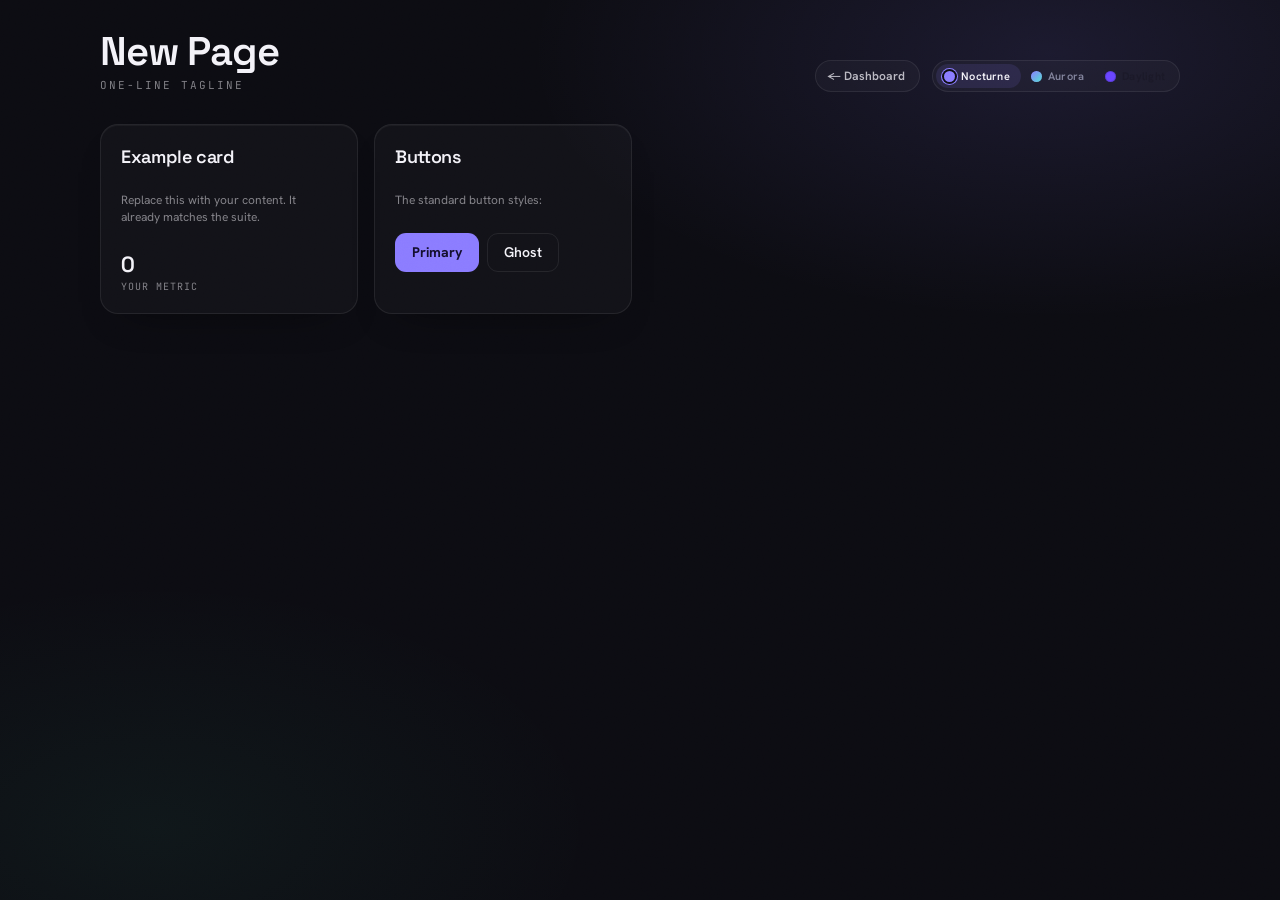
<file: _template.html>
<!DOCTYPE html>
<html lang="en">
<head>
<meta charset="UTF-8" />
<meta name="viewport" content="width=device-width, initial-scale=1, viewport-fit=cover" />
<link rel="manifest" href="manifest.webmanifest" />
<meta name="theme-color" content="#0C0C12" />
<meta name="mobile-web-app-capable" content="yes" />
<meta name="apple-mobile-web-app-capable" content="yes" />
<meta name="apple-mobile-web-app-status-bar-style" content="black-translucent" />
<meta name="apple-mobile-web-app-title" content="Patron" />
<link rel="apple-touch-icon" href="apple-touch-icon.png" />
<link rel="icon" type="image/svg+xml" href="icon.svg" />
<link rel="icon" type="image/png" sizes="192x192" href="icon-192.png" />

<!-- 1. CHANGE THE TITLE to your page's name -->
<title>New Page · Philipp</title>

<!-- Fonts used by the design system (keep as-is) -->
<link rel="preconnect" href="https://fonts.googleapis.com" />
<link rel="preconnect" href="https://fonts.gstatic.com" crossorigin />
<link href="https://fonts.googleapis.com/css2?family=Space+Grotesk:wght@400;500;600;700&family=Hanken+Grotesk:wght@400;500;600;700;800&family=JetBrains+Mono:wght@400;500;600;700&display=swap" rel="stylesheet" />

<!-- Sets the saved theme before paint so there's no flash (keep as-is) -->
<script>try{document.documentElement.setAttribute("data-theme",localStorage.getItem("patron_theme")||"nocturne");}catch(e){document.documentElement.setAttribute("data-theme","nocturne");}</script>

<!-- The shared design system. This one line gives you all the
     colors, fonts, themes, buttons, cards, modals and form styles. -->
<link rel="stylesheet" href="theme.css" />

<!-- Add your page-specific styles here (optional). Always reuse the
     tokens (var(--brand), var(--space-4), etc.) so you stay on-brand. -->
<style>
  /* example: a simple responsive grid for your content cards */
  .grid { display:grid; grid-template-columns: repeat(auto-fill, minmax(220px, 1fr)); gap: var(--space-4); }
</style>
</head>
<body>
<main class="page grain-overlay">
  <div class="shell">

    <!-- HEADER: title on the left, back-link + theme switcher on the right.
         #themeSeg is filled in by theme.js at the bottom of this file. -->
    <header class="header">
      <div>
        <!-- 2. CHANGE the title + subtitle -->
        <h1 class="title">New Page</h1>
        <p class="subtitle">one-line tagline</p>
      </div>
      <div class="headerControls">
        <a class="backLink" href="index.html">← Dashboard</a>
        <span id="themeSeg"></span>
      </div>
    </header>

    <!-- 3. BUILD YOUR PAGE HERE. Use the shared classes:
         .card  .btn .btn-primary .btn-ghost  .fieldInput  etc. -->
    <div class="grid">
      <section class="card">
        <span class="cardName">Example card</span>
        <p class="cardTag">Replace this with your content. It already matches the suite.</p>
        <div class="cardStat">
          <span class="cardStatValue">0</span>
          <span class="cardStatLabel">your metric</span>
        </div>
      </section>

      <section class="card">
        <span class="cardName">Buttons</span>
        <p class="cardTag">The standard button styles:</p>
        <div style="display:flex; gap:var(--space-2); flex-wrap:wrap;">
          <button class="btn btn-primary">Primary</button>
          <button class="btn btn-ghost">Ghost</button>
        </div>
      </section>
    </div>

  </div>
</main>

<!-- Shared theme engine — wires up the switcher + remembers the choice. -->
<script src="theme.js"></script>
<script>
  // Render the theme switcher into the header.
  document.getElementById('themeSeg').innerHTML = Patron.switcherHtml();

  /* ---- Your page's JavaScript goes here. ----
     Tip: persist data the same way the other pages do, with a
     uniquely-named localStorage key, e.g. 'mypage_standalone_v1'. */
</script>
</body>
</html>
</file>
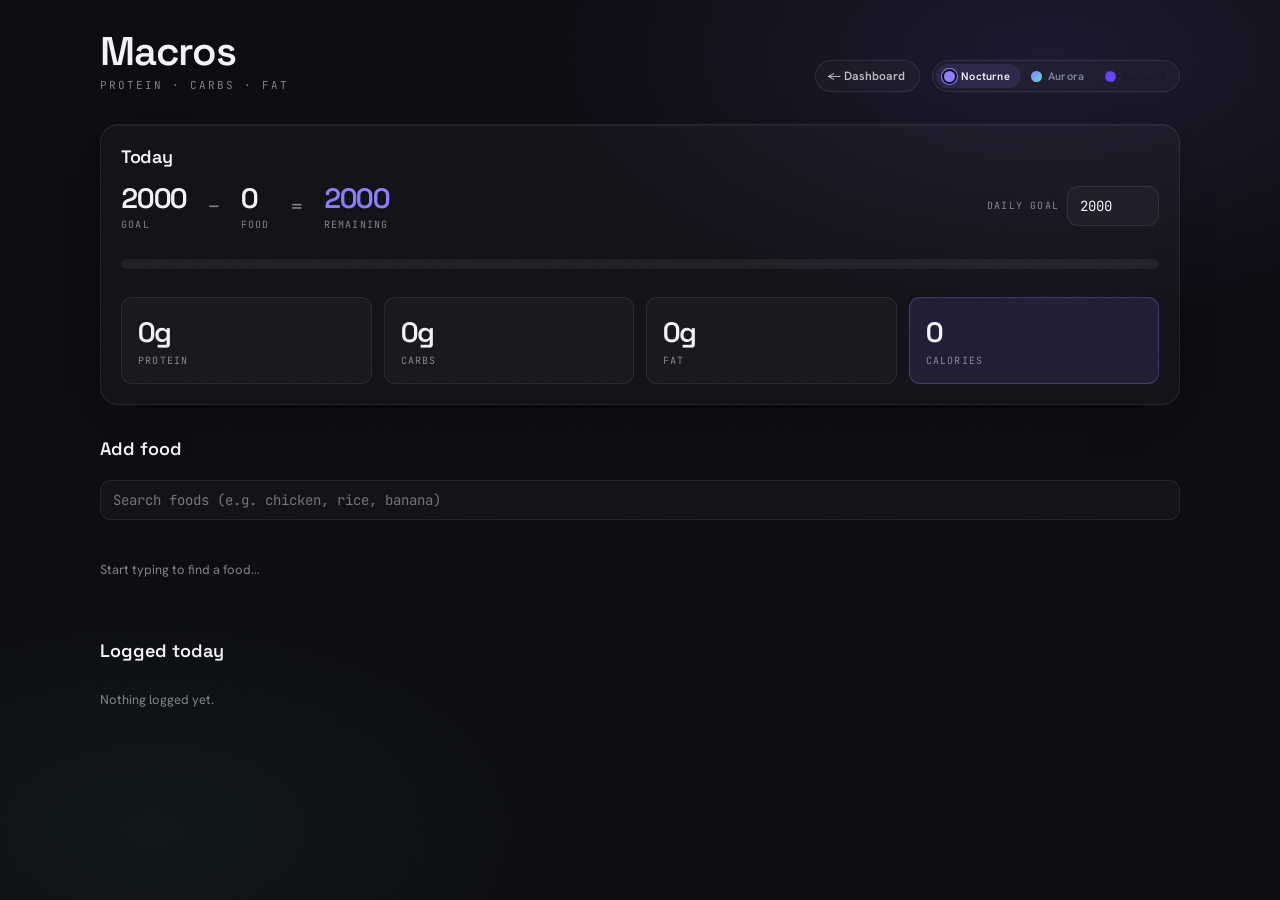
<file: macros.html>
<!DOCTYPE html>
<html lang="en">
<head>
<meta charset="UTF-8" />
<meta name="viewport" content="width=device-width, initial-scale=1, viewport-fit=cover" />
<link rel="manifest" href="manifest.webmanifest" />
<meta name="theme-color" content="#0C0C12" />
<meta name="mobile-web-app-capable" content="yes" />
<meta name="apple-mobile-web-app-capable" content="yes" />
<meta name="apple-mobile-web-app-status-bar-style" content="black-translucent" />
<meta name="apple-mobile-web-app-title" content="Patron" />
<link rel="apple-touch-icon" href="apple-touch-icon.png" />
<link rel="icon" type="image/svg+xml" href="icon.svg" />
<link rel="icon" type="image/png" sizes="192x192" href="icon-192.png" />
<title>Macros · Philipp</title>

<link rel="preconnect" href="https://fonts.googleapis.com" />
<link rel="preconnect" href="https://fonts.gstatic.com" crossorigin />
<link href="https://fonts.googleapis.com/css2?family=Space+Grotesk:wght@400;500;600;700&family=Hanken+Grotesk:wght@400;500;600;700;800&family=JetBrains+Mono:wght@400;500;600;700&display=swap" rel="stylesheet" />

<script>try{document.documentElement.setAttribute("data-theme",localStorage.getItem("patron_theme")||"nocturne");}catch(e){document.documentElement.setAttribute("data-theme","nocturne");}</script>
<link rel="stylesheet" href="theme.css" />

<style>
  /* page-specific layout — all colours/sizes still come from theme.css tokens */
  .macroGrid { display:grid; grid-template-columns: repeat(4, 1fr); gap: var(--space-3); }
  @media (max-width: 560px) { .macroGrid { grid-template-columns: repeat(2, 1fr); } }
  .macroBox { display:flex; flex-direction:column; gap:4px; padding: var(--space-4); border:1px solid var(--border); border-radius: var(--radius-md); background: var(--surface); }
  .macroBox[data-accent="cal"] { border-color: var(--brand-line); background: var(--brand-soft); }
  .macroVal { font-family: var(--font-display); font-weight:600; font-size: var(--text-2xl); letter-spacing:-0.02em; font-variant-numeric: tabular-nums; }
  .macroLabel { font-family: var(--font-mono); font-size:10px; letter-spacing:0.12em; text-transform:uppercase; color: var(--muted); }

  /* MyFitnessPal-style header: Goal − Food = Remaining + a progress bar */
  .calHead { display:flex; align-items:center; justify-content:space-between; gap: var(--space-4); flex-wrap:wrap; margin-bottom: var(--space-4); }
  .calMath { display:flex; align-items:center; gap: var(--space-5); flex-wrap:wrap; }
  .calCell { display:flex; flex-direction:column; gap:2px; }
  .calCell .n { font-family: var(--font-display); font-weight:600; font-size: var(--text-2xl); letter-spacing:-0.02em; font-variant-numeric: tabular-nums; }
  .calCell .l { font-family: var(--font-mono); font-size:10px; letter-spacing:0.12em; text-transform:uppercase; color: var(--muted); }
  .calOp { font-family: var(--font-display); font-size: var(--text-xl); color: var(--muted); }
  .calCell.remain .n { color: var(--brand); }
  .calCell.remain.over .n { color: var(--neg); }
  .goalEdit { display:flex; align-items:center; gap:8px; }
  .goalEdit .fieldInput { width: 92px; }
  .bar { height: 10px; border-radius: var(--radius-pill); background: var(--track); overflow:hidden; }
  .barFill { height:100%; border-radius: var(--radius-pill); background: var(--brand); transition: width var(--duration) var(--ease-premium); }
  .barFill.over { background: var(--neg); }

  .search { position: relative; margin: var(--space-5) 0 var(--space-3); }
  .results { display:flex; flex-direction:column; gap:6px; margin-top: var(--space-3); }
  .foodRow { display:flex; align-items:center; justify-content:space-between; gap: var(--space-3); padding: 10px 12px; border:1px solid var(--border); border-radius: var(--radius-md); background: var(--surface); }
  .foodRow .meta { font-family: var(--font-mono); font-size:11px; color: var(--muted); }
  .foodName { font-weight:600; font-size: var(--text-sm); }
  .gramInput { width: 74px; }
  .empty { color: var(--muted); font-size: 13px; padding: var(--space-4) 0; }

  .logList { display:flex; flex-direction:column; gap:6px; margin-top: var(--space-3); }
  .logRow { display:flex; align-items:center; justify-content:space-between; gap: var(--space-3); padding: 10px 12px; border:1px solid var(--border); border-radius: var(--radius-md); background: var(--surface); }
  .logRow .nums { font-family: var(--font-mono); font-size:11px; color: var(--muted-strong); }
  .xBtn { background:transparent; border:1px solid var(--border); color:var(--muted); width:26px; height:26px; border-radius:50%; cursor:pointer; flex-shrink:0; }
  .xBtn:hover { color: var(--neg); border-color: var(--neg-line); }
  .sectionTitle { font-family: var(--font-display); font-weight:600; font-size: var(--text-lg); margin: var(--space-8) 0 0; }
</style>
</head>
<body>
<main class="page grain-overlay">
  <div class="shell" id="app"></div>
</main>

<script src="theme.js"></script>
<script>
/* ============================================================
 * Macros — a simple daily food + macro tracker.
 * Data is saved per-day in localStorage under macros_standalone_v1.
 * ============================================================ */
const STORE_KEY = 'macros_standalone_v1';

/* A small built-in food database (values per 100g). Add your own here. */
const FOODS = [
  { name: 'Chicken breast',  cal: 165, p: 31,  c: 0,   f: 3.6 },
  { name: 'Beef mince (5%)', cal: 137, p: 21,  c: 0,   f: 5   },
  { name: 'Salmon',          cal: 208, p: 20,  c: 0,   f: 13  },
  { name: 'Egg',             cal: 143, p: 13,  c: 1.1, f: 9.5 },
  { name: 'Greek yogurt',    cal: 59,  p: 10,  c: 3.6, f: 0.4 },
  { name: 'Whey protein',    cal: 400, p: 80,  c: 8,   f: 6   },
  { name: 'White rice',      cal: 130, p: 2.7, c: 28,  f: 0.3 },
  { name: 'Oats',            cal: 389, p: 17,  c: 66,  f: 7   },
  { name: 'Pasta (cooked)',  cal: 157, p: 6,   c: 31,  f: 0.9 },
  { name: 'Potato',          cal: 77,  p: 2,   c: 17,  f: 0.1 },
  { name: 'Sweet potato',    cal: 86,  p: 1.6, c: 20,  f: 0.1 },
  { name: 'Banana',          cal: 89,  p: 1.1, c: 23,  f: 0.3 },
  { name: 'Apple',           cal: 52,  p: 0.3, c: 14,  f: 0.2 },
  { name: 'Broccoli',        cal: 34,  p: 2.8, c: 7,   f: 0.4 },
  { name: 'Almonds',         cal: 579, p: 21,  c: 22,  f: 50  },
  { name: 'Peanut butter',   cal: 588, p: 25,  c: 20,  f: 50  },
  { name: 'Olive oil',       cal: 884, p: 0,   c: 0,   f: 100 },
  { name: 'Avocado',         cal: 160, p: 2,   c: 9,   f: 15  },
  { name: 'Cheddar cheese',  cal: 402, p: 25,  c: 1.3, f: 33  },
  { name: 'Milk (whole)',    cal: 61,  p: 3.2, c: 4.8, f: 3.3 },
  { name: 'Bread (slice)',   cal: 265, p: 9,   c: 49,  f: 3.2 },
  { name: 'Tuna (canned)',   cal: 116, p: 26,  c: 0,   f: 1   },
];

/* ---- storage helpers ---- */
function todayKey(){ const d = new Date(); return d.getFullYear() + '-' + String(d.getMonth()+1).padStart(2,'0') + '-' + String(d.getDate()).padStart(2,'0'); }
function loadAll(){ try { const r = localStorage.getItem(STORE_KEY); return r ? JSON.parse(r) : {}; } catch(e){ return {}; } }
function saveAll(o){ try { localStorage.setItem(STORE_KEY, JSON.stringify(o)); } catch(e){} }
let store = loadAll();
function todaysLog(){ return store[todayKey()] || []; }
function setTodaysLog(list){ store[todayKey()] = list; saveAll(store); }
function goalCal(){ return store.goalCal != null ? store.goalCal : 2000; } // daily calorie target (editable)
function setGoalCal(n){ store.goalCal = n; saveAll(store); }

function esc(s){ return String(s == null ? '' : s).replace(/&/g,'&amp;').replace(/</g,'&lt;').replace(/>/g,'&gt;').replace(/"/g,'&quot;'); }
function round(n){ return Math.round(n); }

let query = '';
let matches = [];

/* ---- calculations ---- */
function totals(){
  return todaysLog().reduce((t, e) => {
    t.cal += e.cal; t.p += e.p; t.c += e.c; t.f += e.f; return t;
  }, { cal:0, p:0, c:0, f:0 });
}

/* ---- views ---- */
function summaryHtml(){
  const t = totals();
  const goal = goalCal();
  const remaining = goal - t.cal;
  const over = remaining < 0;
  const pct = Math.min(100, goal > 0 ? (t.cal / goal) * 100 : 0);

  // MyFitnessPal-style: Goal − Food = Remaining
  const cell = (cls, n, l) => '<div class="calCell ' + cls + '"><span class="n">' + round(n) + '</span><span class="l">' + l + '</span></div>';
  const head = '<div class="calHead">'
    + '<div class="calMath">'
    + cell('', goal, 'goal')
    + '<span class="calOp">−</span>'
    + cell('', t.cal, 'food')
    + '<span class="calOp">=</span>'
    + cell('remain' + (over ? ' over' : ''), Math.abs(remaining), over ? 'over' : 'remaining')
    + '</div>'
    + '<div class="goalEdit"><span class="calCell"><span class="l">daily goal</span></span>'
    + '<input class="fieldInput" id="goal" type="number" min="0" step="50" value="' + goal + '" /></div>'
    + '</div>';
  const bar = '<div class="bar"><div class="barFill' + (over ? ' over' : '') + '" style="width:' + pct + '%"></div></div>';

  const box = (accent, val, unit, label) =>
    '<div class="macroBox" data-accent="' + accent + '"><span class="macroVal">' + round(val) + (unit||'') + '</span><span class="macroLabel">' + label + '</span></div>';
  return '<section class="card"><span class="cardName">Today</span>'
    + head + bar
    + '<div class="macroGrid" style="margin-top:var(--space-4)">'
    + box('p', t.p, 'g', 'protein')
    + box('c', t.c, 'g', 'carbs')
    + box('f', t.f, 'g', 'fat')
    + box('cal', t.cal, '', 'calories')
    + '</div></section>';
}

function resultsInner(){
  const q = query.trim().toLowerCase();
  matches = q ? FOODS.filter(f => f.name.toLowerCase().includes(q)).slice(0, 8) : [];
  if (!q) return '<p class="empty">Start typing to find a food…</p>';
  if (!matches.length) return '<p class="empty">No match. (Add it to the FOODS list in macros.html.)</p>';
  return matches.map((f, i) =>
    '<div class="foodRow"><div><div class="foodName">' + esc(f.name) + '</div>'
    + '<div class="meta">' + f.cal + ' kcal · ' + f.p + 'P / ' + f.c + 'C / ' + f.f + 'F per 100g</div></div>'
    + '<div style="display:flex;align-items:center;gap:8px;">'
    + '<input class="fieldInput gramInput" type="number" min="0" placeholder="g" data-grams="' + i + '" />'
    + '<button class="btn btn-primary" data-add="' + i + '">Add</button></div></div>').join('');
}

function searchHtml(){
  return '<h2 class="sectionTitle">Add food</h2>'
    + '<div class="search"><input class="fieldInput" id="q" type="text" placeholder="Search foods (e.g. chicken, rice, banana)" value="' + esc(query) + '" autocomplete="off" /></div>'
    + '<div class="results" id="results">' + resultsInner() + '</div>';
}

function logHtml(){
  const log = todaysLog();
  if (!log.length) return '<h2 class="sectionTitle">Logged today</h2><p class="empty">Nothing logged yet.</p>';
  const rows = log.map((e, i) =>
    '<div class="logRow"><div><div class="foodName">' + esc(e.name) + ' <span class="meta">' + e.grams + 'g</span></div>'
    + '<div class="nums">' + round(e.cal) + ' kcal · ' + round(e.p) + 'P / ' + round(e.c) + 'C / ' + round(e.f) + 'F</div></div>'
    + '<button class="xBtn" data-del="' + i + '" title="Remove">×</button></div>').join('');
  return '<h2 class="sectionTitle">Logged today</h2><div class="logList">' + rows + '</div>';
}

function headerHtml(){
  return '<header class="header"><div><h1 class="title">Macros</h1><p class="subtitle">protein · carbs · fat</p></div>'
    + '<div class="headerControls"><a class="backLink" href="index.html">← Dashboard</a><span id="themeSeg"></span></div></header>';
}

function render(){
  document.getElementById('app').innerHTML =
    headerHtml() + summaryHtml() + searchHtml() + logHtml();
  document.getElementById('themeSeg').innerHTML = Patron.switcherHtml();
}

/* ---- events ---- */
document.addEventListener('input', e => {
  if (e.target.id === 'q') {
    query = e.target.value;
    // re-render only the results list so the search box keeps focus + caret
    document.getElementById('results').innerHTML = resultsInner();
  }
  if (e.target.id === 'goal') {
    const n = Number(e.target.value);
    setGoalCal(isFinite(n) && n >= 0 ? n : 0);
    render(); // refresh the Remaining number + bar live
    document.getElementById('goal').focus(); // keep the cursor in the goal box
  }
});

document.addEventListener('click', e => {
  const add = e.target.closest('[data-add]');
  if (add) {
    const f = matches[Number(add.getAttribute('data-add'))];
    const gramsEl = document.querySelector('[data-grams="' + add.getAttribute('data-add') + '"]');
    const grams = Number(gramsEl && gramsEl.value);
    if (!f || !isFinite(grams) || grams <= 0) { alert('Enter how many grams.'); return; }
    const k = grams / 100;
    const log = todaysLog();
    log.push({ name: f.name, grams, cal: f.cal*k, p: f.p*k, c: f.c*k, f: f.f*k });
    setTodaysLog(log);
    query = '';
    render();
    return;
  }
  const del = e.target.closest('[data-del]');
  if (del) {
    const log = todaysLog();
    log.splice(Number(del.getAttribute('data-del')), 1);
    setTodaysLog(log);
    render();
    return;
  }
});

// keep totals in sync if edited in another tab
window.addEventListener('storage', e => { if (e.key === STORE_KEY) { store = loadAll(); render(); } });

render();
</script>
</body>
</html>
</file>
<file: theme.css>
/* ============================================================
 * theme.css — the shared Patron / Philipp design system.
 *
 * Every page in the suite links this file so the look stays
 * identical everywhere. To build a NEW page: copy _template.html,
 * link this file, and use the classes below. Don't paste these
 * tokens into your page — just <link> this and they're yours.
 *
 * Change a colour/spacing/font here once → every page updates.
 * ============================================================ */

/* ---- Design tokens: default theme (Nocturne) ---- */
:root {
  color-scheme: dark;
  --bg: #0C0C12; --bg-elevated: #15151F;
  --surface: rgba(255,255,255,0.028); --surface-2: rgba(255,255,255,0.055);
  --fg: #F3F2F8; --muted: rgba(243,242,248,0.50); --muted-strong: rgba(243,242,248,0.74);
  --border: rgba(255,255,255,0.08); --border-strong: rgba(255,255,255,0.17);
  --brand: #8B7CFF; --brand-2: #C7BBFF; --brand-ink: #130E2E;
  --brand-soft: rgba(139,124,255,0.12); --brand-line: rgba(139,124,255,0.28); --brand-glow: rgba(139,124,255,0.42);
  --pos: #46E0A8; --pos-soft: rgba(70,224,168,0.12); --pos-line: rgba(70,224,168,0.26);
  --neg: #FB7185; --neg-soft: rgba(251,113,133,0.12); --neg-line: rgba(251,113,133,0.26);
  --warn: #FBBF24; --warn-soft: rgba(251,191,36,0.10); --warn-line: rgba(251,191,36,0.26);
  --track: rgba(255,255,255,0.06);
  --card-shadow: 0 1px 0 rgba(255,255,255,0.04) inset, 0 18px 44px -30px rgba(0,0,0,0.85);
  --glow-1: rgba(139,124,255,0.12); --glow-2: rgba(70,224,168,0.05);
  --grain-opacity: 0.05; --overlay: rgba(6,6,12,0.66);
  --space-1:.25rem; --space-2:.5rem; --space-3:.75rem; --space-4:1rem;
  --space-5:1.25rem; --space-6:1.5rem; --space-8:2rem; --space-10:2.5rem; --space-12:3rem; --space-16:4rem;
  --radius-sm: 8px; --radius-md: 11px; --radius-lg: 18px; --radius-pill: 999px;
  --text-xs:.75rem; --text-sm:.875rem; --text-base:1rem; --text-lg:1.125rem;
  --text-xl:1.375rem; --text-2xl:1.75rem; --text-3xl:2.5rem;
  --ease: cubic-bezier(0.2,0.8,0.2,1); --ease-premium: cubic-bezier(0.16,1,0.3,1);
  --duration-fast:120ms; --duration:200ms;
  --font-display:'Space Grotesk'; --font-ui:'Hanken Grotesk'; --font-mono:'JetBrains Mono';
}
[data-theme="aurora"] {
  color-scheme: dark;
  --bg: #080913; --bg-elevated: #12131F;
  --surface: rgba(150,160,255,0.045); --surface-2: rgba(150,160,255,0.08);
  --fg: #EEF0FF; --muted: rgba(220,225,255,0.52); --muted-strong: rgba(220,225,255,0.76);
  --border: rgba(150,160,255,0.11); --border-strong: rgba(150,160,255,0.22);
  --brand: #8B7BFF; --brand-2: #B9ABFF; --brand-ink: #0A0922;
  --brand-soft: rgba(139,123,255,0.15); --brand-line: rgba(139,123,255,0.32); --brand-glow: rgba(124,107,255,0.6);
  --pos: #4FE3D0; --pos-soft: rgba(79,227,208,0.13); --pos-line: rgba(79,227,208,0.28);
  --neg: #FF6FA5; --neg-soft: rgba(255,111,165,0.13); --neg-line: rgba(255,111,165,0.28);
  --warn: #FFC65C; --warn-soft: rgba(255,198,92,0.11); --warn-line: rgba(255,198,92,0.28);
  --track: rgba(160,170,255,0.09);
  --card-shadow: 0 0 0 1px rgba(140,130,255,0.05) inset, 0 22px 56px -28px rgba(78,60,210,0.55);
  --glow-1: rgba(124,107,255,0.20); --glow-2: rgba(79,227,208,0.13);
  --grain-opacity: 0.05; --overlay: rgba(5,6,16,0.7);
}
[data-theme="daylight"] {
  color-scheme: light;
  --bg: #F3F2FA; --bg-elevated: #FFFFFF;
  --surface: #FFFFFF; --surface-2: #FAF9FF;
  --fg: #171622; --muted: rgba(23,22,34,0.52); --muted-strong: rgba(23,22,34,0.72);
  --border: rgba(23,22,60,0.10); --border-strong: rgba(23,22,60,0.18);
  --brand: #6A45FF; --brand-2: #8E6BFF; --brand-ink: #FFFFFF;
  --brand-soft: rgba(106,69,255,0.08); --brand-line: rgba(106,69,255,0.24); --brand-glow: rgba(106,69,255,0.28);
  --pos: #0E9E64; --pos-soft: rgba(14,158,100,0.10); --pos-line: rgba(14,158,100,0.26);
  --neg: #E11D63; --neg-soft: rgba(225,29,99,0.08); --neg-line: rgba(225,29,99,0.24);
  --warn: #B4690E; --warn-soft: rgba(180,105,14,0.10); --warn-line: rgba(180,105,14,0.24);
  --track: rgba(23,22,60,0.08);
  --card-shadow: 0 1px 2px rgba(23,22,60,0.05), 0 16px 34px -24px rgba(23,22,60,0.24);
  --glow-1: rgba(106,69,255,0.07); --glow-2: rgba(14,158,100,0.04);
  --grain-opacity: 0.02; --overlay: rgba(28,26,52,0.4);
}

/* ---- Base reset + page shell ---- */
* { box-sizing: border-box; }
html, body { margin:0; padding:0; }
body { background: var(--bg); color: var(--fg); font-family: var(--font-ui), -apple-system, BlinkMacSystemFont, 'Segoe UI', sans-serif; font-size: var(--text-base); -webkit-font-smoothing: antialiased; transition: background var(--duration) var(--ease); }
.grain-overlay { position: relative; }
.grain-overlay::after { content:''; position: fixed; inset:0; pointer-events:none; z-index:1; opacity: var(--grain-opacity); mix-blend-mode: overlay; background-image: url("data:image/svg+xml;utf8,<svg viewBox='0 0 200 200' xmlns='http://www.w3.org/2000/svg'><filter id='n'><feTurbulence type='fractalNoise' baseFrequency='0.85' numOctaves='2' stitchTiles='stitch'/></filter><rect width='100%25' height='100%25' filter='url(%23n)'/></svg>"); background-size: 200px 200px; }
.page { position: relative; min-height: 100dvh; background: var(--bg); color: var(--fg); padding: var(--space-8) var(--space-5) var(--space-16); isolation: isolate; }
.page::before { content:''; position: absolute; inset:0; pointer-events:none; z-index:-1; background: radial-gradient(58% 42% at 82% 6%, var(--glow-1), transparent 70%), radial-gradient(48% 38% at 12% 92%, var(--glow-2), transparent 72%); }
.shell { max-width: 1080px; margin: 0 auto; }

/* ---- Header (title + theme switcher + back link) ---- */
.header { display:flex; align-items:flex-end; justify-content:space-between; gap: var(--space-4); margin-bottom: var(--space-8); flex-wrap: wrap; }
.title { font-family: var(--font-display); font-weight: 600; font-size: var(--text-3xl); line-height: 1.0; letter-spacing: -0.03em; margin: 0; }
.subtitle { font-family: var(--font-mono); font-size: 11px; text-transform: uppercase; letter-spacing: 0.18em; color: var(--muted); margin: 6px 0 0; }
.headerControls { display:flex; align-items:center; gap: var(--space-3); flex-wrap: wrap; }
.backLink { display:inline-flex; align-items:center; gap: 7px; padding: 7px 14px 7px 11px; background: var(--surface); border: 1px solid var(--border); border-radius: var(--radius-pill); color: var(--muted-strong); font-family: var(--font-ui); font-size: 12px; font-weight: 600; text-decoration:none; transition: border-color var(--duration) var(--ease-premium), background var(--duration) var(--ease-premium), color var(--duration) var(--ease-premium); }
.backLink:hover { border-color: var(--brand-line); background: var(--brand-soft); color: var(--fg); }

/* ---- Theme switcher segment ---- */
.themeSeg { display:inline-flex; align-items:center; background: var(--surface); border: 1px solid var(--border); border-radius: var(--radius-pill); padding: 3px; gap: 2px; }
.themeBtn { appearance:none; background: transparent; border:0; color: var(--muted); font-family: var(--font-ui); font-size: 11px; font-weight: 600; letter-spacing: 0.02em; padding: 5px 11px 5px 8px; border-radius: var(--radius-pill); cursor: pointer; display:inline-flex; align-items:center; gap:6px; transition: background var(--duration) var(--ease-premium), color var(--duration) var(--ease-premium); }
.themeBtn:hover { color: var(--muted-strong); }
.themeSwatch { width: 11px; height: 11px; border-radius: 50%; box-shadow: 0 0 0 1px var(--border-strong) inset; flex-shrink:0; }
.themeBtnActive, .themeBtnActive:hover { background: var(--brand-soft); color: var(--fg); }
.themeBtnActive .themeSwatch { box-shadow: 0 0 0 2px var(--bg), 0 0 0 3px var(--brand); }

/* ---- Card (generic content panel) ---- */
.card { position: relative; display:flex; flex-direction:column; gap: var(--space-3); padding: var(--space-5); border: 1px solid var(--border); border-radius: var(--radius-lg); background: var(--surface); box-shadow: var(--card-shadow); color: var(--fg); overflow:hidden; }
.cardName { font-family: var(--font-display); font-weight: 600; font-size: var(--text-lg); letter-spacing: -0.02em; }
.cardTag { font-size: 12px; color: var(--muted); line-height: 1.4; }
.cardStat { display:flex; flex-direction:column; gap: 2px; }
.cardStatValue { font-family: var(--font-display); font-weight: 600; font-size: var(--text-xl); letter-spacing: -0.02em; color: var(--fg); font-variant-numeric: tabular-nums; }
.cardStatLabel { font-family: var(--font-mono); font-size: 10px; letter-spacing: 0.1em; text-transform: uppercase; color: var(--muted); }

/* ---- Buttons ---- */
.btn { display:inline-flex; align-items:center; justify-content:center; gap: var(--space-2); padding: 0.6rem var(--space-4); border-radius: var(--radius-md); font-size: var(--text-sm); font-family: var(--font-ui); font-weight: 600; cursor: pointer; border: 1px solid transparent; background: transparent; color: var(--fg); white-space: nowrap; text-decoration:none; transition: background var(--duration) var(--ease), border-color var(--duration) var(--ease), color var(--duration) var(--ease), filter var(--duration) var(--ease), box-shadow var(--duration) var(--ease); }
.btn:disabled { opacity: 0.45; cursor: not-allowed; }
.btn-primary { background: var(--brand); color: var(--brand-ink); font-weight: 700; }
.btn-primary:hover:not(:disabled) { filter: brightness(1.08); box-shadow: 0 0 26px var(--brand-glow); }
.btn-ghost { color: var(--fg); border: 1px solid var(--border); }
.btn-ghost:hover { border-color: var(--border-strong); background: var(--surface); }
.btn-link { color: var(--muted-strong); padding: var(--space-2) var(--space-2); }
.btn-link:hover { color: var(--neg); }

/* ---- Modal / dialog ---- */
.overlay { position: fixed; inset:0; background: var(--overlay); backdrop-filter: blur(10px); -webkit-backdrop-filter: blur(10px); z-index: 1000; display:grid; place-items:center; padding: var(--space-4); animation: fade 200ms var(--ease-premium); }
@keyframes fade { from { opacity:0; } to { opacity:1; } }
.panel { width: min(480px, 100%); background: var(--bg-elevated); border: 1px solid var(--border-strong); border-radius: var(--radius-lg); padding: var(--space-6); box-shadow: 0 28px 70px -16px rgba(0,0,0,0.6); animation: rise 320ms var(--ease-premium); }
@keyframes rise { from { opacity:0; transform: translateY(12px) scale(0.98); } to { opacity:1; transform:none; } }
.panelHead { display:flex; align-items:flex-start; justify-content:space-between; gap: var(--space-3); margin-bottom: var(--space-5); }
.panelEyebrow { font-family: var(--font-mono); font-size: 10px; font-weight: 600; letter-spacing: 0.24em; text-transform: uppercase; color: var(--brand); }
.panelTitle { font-family: var(--font-display); font-weight: 600; font-size: var(--text-2xl); letter-spacing: -0.03em; margin: var(--space-2) 0 0; }
.panelClose { background: transparent; border: 1px solid var(--border); color: var(--muted-strong); font-size: 20px; line-height: 1; width: 34px; height: 34px; border-radius: 50%; cursor: pointer; flex-shrink:0; }
.panelClose:hover { color: var(--fg); border-color: var(--border-strong); }
.panelActions { display:flex; align-items:center; justify-content:flex-end; gap: var(--space-2); margin-top: var(--space-6); }
.panelActions .spacer { margin-right:auto; }
.panelNote { margin: var(--space-4) 0 0; padding: var(--space-3) var(--space-4); border-left: 2px solid var(--brand-line); background: var(--brand-soft); border-radius: 0 var(--radius-sm) var(--radius-sm) 0; font-size: 12px; line-height: 1.55; color: var(--muted-strong); }

/* ---- Form fields ---- */
.fieldGrid { display:grid; grid-template-columns: 1fr 1fr; gap: var(--space-3); }
.field { display:flex; flex-direction:column; gap: 6px; }
.fieldFull { grid-column: 1 / -1; }
.fieldLabel { font-family: var(--font-mono); font-size: 10px; letter-spacing: 0.12em; text-transform: uppercase; color: var(--muted); }
.fieldInput { width:100%; background: var(--surface); border: 1px solid var(--border); border-radius: var(--radius-md); padding: 10px 12px; color: var(--fg); font-family: var(--font-mono); font-size: 14px; outline: none; transition: border-color var(--duration) var(--ease-premium), box-shadow var(--duration) var(--ease-premium); }
.fieldInput:focus { border-color: var(--brand-line); box-shadow: 0 0 0 3px var(--brand-soft); }

/* ============================================================
 * Mobile / PWA hardening — installable + phone-usable suite.
 * (Applies to pages that link theme.css; self-contained pages
 *  carry an equivalent inline #pwa-mobile block.)
 * ============================================================ */
html { -webkit-text-size-adjust: 100%; text-size-adjust: 100%; }
body { overflow-x: hidden; -webkit-tap-highlight-color: transparent; }
img { max-width: 100%; height: auto; }
@media (max-width: 480px) { input, select, textarea { font-size: 16px !important; } } /* stop iOS zoom-on-focus */
@supports (padding: max(0px)) {
  body {
    padding-top: env(safe-area-inset-top);
    padding-bottom: env(safe-area-inset-bottom);
    padding-left: env(safe-area-inset-left);
    padding-right: env(safe-area-inset-right);
  }
}
</file>
